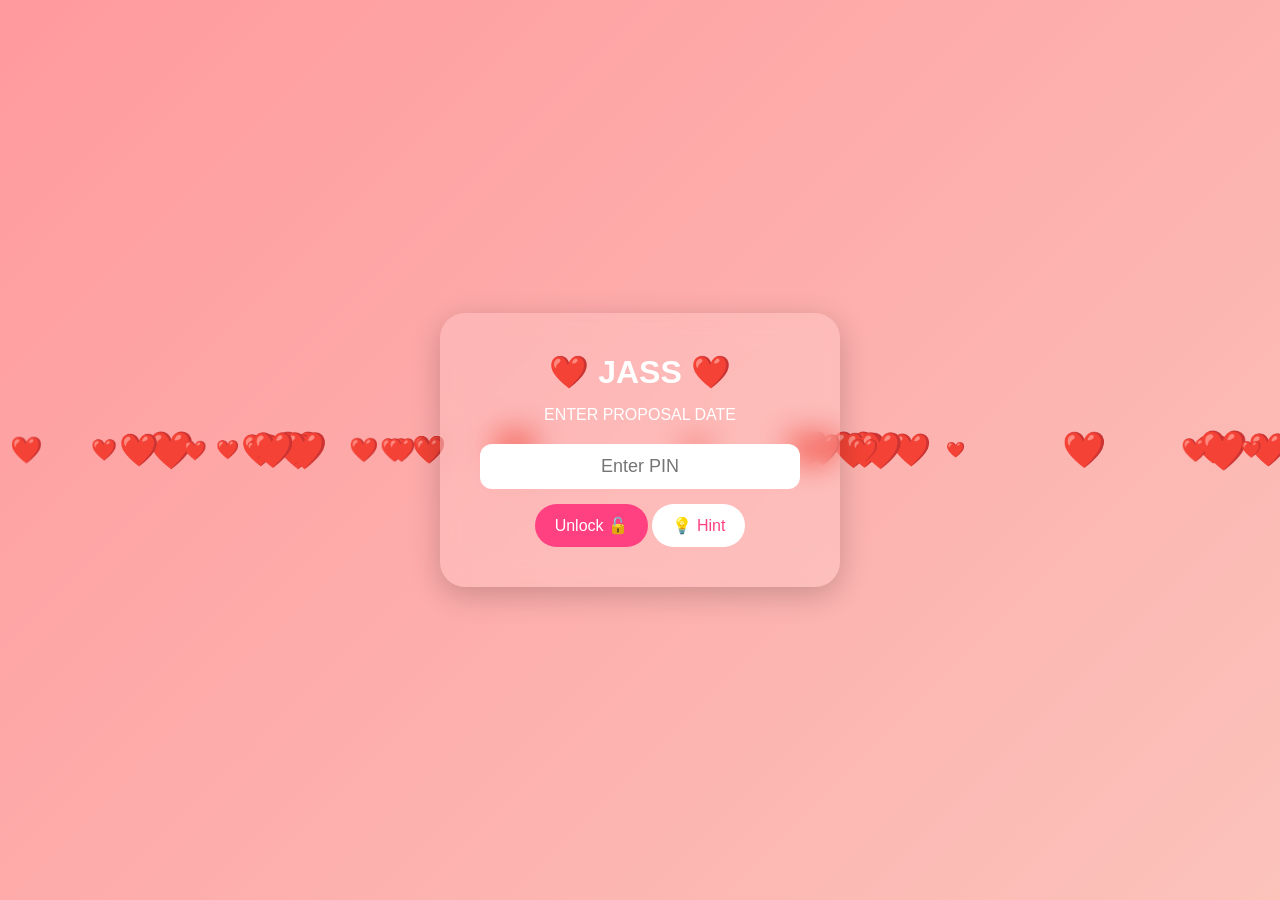
<file: index.html>
<!DOCTYPE html>
<html lang="en">

<head>
<meta charset="UTF-8">
<meta name="viewport" content="width=device-width, initial-scale=1.0">

<title>Birthday Surprise</title>

<link rel="stylesheet" href="style..css">

</head>

<body>
   

<div class="card">

<h1>❤️ JASS ❤️</h1>

<p>ENTER PROPOSAL DATE</p>

<input
type="password"
id="pinInput"
placeholder="Enter PIN">

<button
class="unlock"
onclick="checkPin()">
Unlock 🔓
</button>

<button
class="hint"
onclick="showHint()">
💡 Hint
</button>

<div id="hintText">
apni sab to special date in December ❤️ jis din eh sab start hoya se 💖🥹(4 numbers hi ne date hope thonu pta hoyu gi jis din tusi ,menu purpose kita se🥹💖)
</div>

</div>

<script src="script.js"></script>

</body>
</html>
</file>
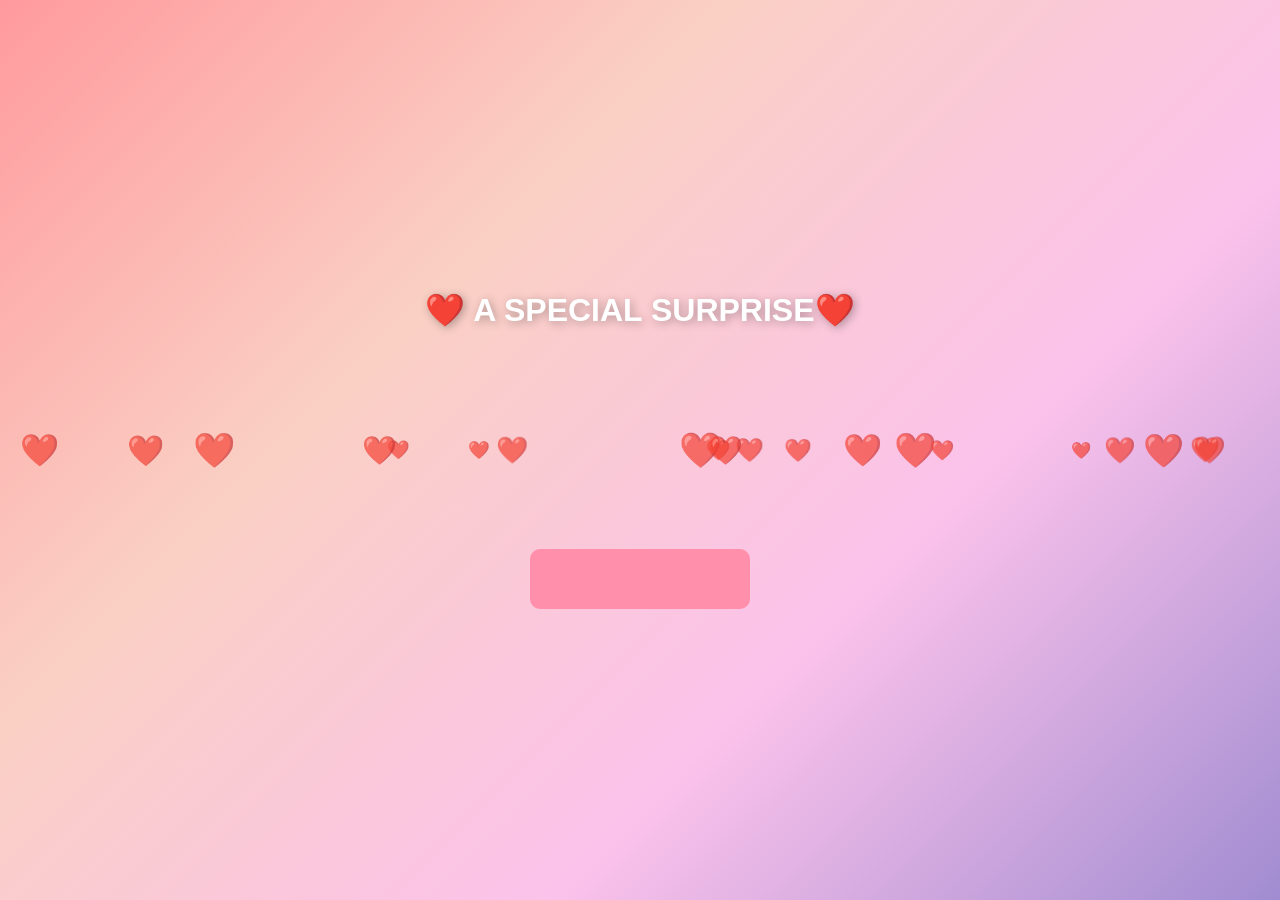
<file: cake.html>
<!DOCTYPE html>
<html lang="en">
<head>
<meta charset="UTF-8">
<meta name="viewport" content="width=device-width, initial-scale=1.0">
<title>ROMANTIC CAKE SURPRISE❤️</title>

<style>
*{
margin:0;
padding:0;
box-sizing:border-box;
font-family:'Poppins',sans-serif;
}

body{
height:100vh;
overflow:hidden;
display:flex;
justify-content:center;
align-items:center;
flex-direction:column;
background:linear-gradient(135deg,#ff9a9e,#fad0c4,#fbc2eb,#a18cd1);
position:relative;
}

/* Floating Hearts */
.heart{
position:absolute;
font-size:20px;
animation:float 8s linear infinite;
opacity:.7;
}

@keyframes float{
0%{
transform:translateY(100vh);
opacity:0;
}
100%{
transform:translateY(-120vh);
opacity:1;
}
}
#message{
display:none;
max-width:900px;
padding:25px;
margin-top:20px;
background:rgba(255,255,255,0.15);
backdrop-filter:blur(10px);
border-radius:20px;
color:white;
font-size:24px;
text-align:center;
line-height:1.8;
box-shadow:0 0 25px rgba(255,255,255,0.3);
animation:fade 2s ease;
}

#message p{
font-size:20px;
margin-top:15px;
}

#nextBtn{
margin-top:20px;
padding:12px 30px;
font-size:18px;
border:none;
border-radius:30px;
background:#ff4d6d;
color:white;
cursor:pointer;
}

h1{
color:white;
margin-bottom:20px;
text-shadow:2px 2px 10px rgba(0,0,0,.3);
}

/* Cake */
.cake{
position:relative;
width:250px;
height:260px;
}

/* Layers */
.layer{
position:absolute;
left:50%;
transform:translateX(-50%);
border-radius:10px;
opacity:0;
}

.layer1{
width:220px;
height:60px;
background:#ff8fab;
bottom:0;
}

.layer2{
width:180px;
height:55px;
background:#ffb3c6;
bottom:65px;
}

.layer3{
width:140px;
height:50px;
background:#ffc2d1;
bottom:125px;
}

/* Candle */
.candle{
position:absolute;
width:15px;
height:50px;
background:white;
left:50%;
transform:translateX(-50%);
bottom:180px;
display:none;
border-radius:5px;
}

.flame{
position:absolute;
width:18px;
height:25px;
background:gold;
border-radius:50% 50% 50% 50%;
top:-20px;
left:-2px;
box-shadow:0 0 20px gold;
animation:flicker .3s infinite alternate;
}

@keyframes flicker{
from{
transform:scale(1);
}
to{
transform:scale(1.1);
}
}

button{
padding:12px 25px;
margin-top:20px;
border:none;
border-radius:30px;
background:#ff4d6d;
color:white;
font-size:18px;
cursor:pointer;
display:none;
box-shadow:0 5px 15px rgba(0,0,0,.2);
}

button:hover{
transform:scale(1.05);
}

.message{
margin-top:20px;
font-size:30px;
color:white;
text-align:center;
display:none;
animation:fade 2s ease;
text-shadow:2px 2px 10px rgba(0,0,0,.3);
}

@keyframes fade{
from{
opacity:0;
transform:translateY(20px);
}
to{
opacity:1;
transform:translateY(0);
}
}
</style>
</head>
<body>

<audio id="music" autoplay loop>
    <source src="pasand.mpeg" type="audio/mpeg">
</audio>
<h1>❤️ A SPECIAL SURPRISE❤️</h1>

<div class="cake">

<div class="layer layer1"></div>
<div class="layer layer2"></div>
<div class="layer layer3"></div>

<div class="candle" id="candle">
<div class="flame" id="flame"></div>
</div>

</div>

<button id="blowBtn">🕯BLOW BUTTON </button>

<div id="message">
🎉 HAPPY BIRTHDAY SARPANCH SAAB 💖🎉

<p>
Another song for my lovely man 🥹💖<br><br>

Har ik song thonu dedicated aa mera valo jnnu 👀💖,
kyuki tuhi mere layi bohot special ho. Har vaar jadon
main thode bare sochdi aa, automatically smile aa jandi aa. 😘💕

Tusi sirf mera favourite person hi nahi,
infect meri happiness, meri peace te meri smile da reason vi ho. 🫶💖

Main eh chota jeha surprise sirf is karke banaya,
taaki thode face te ik cute ji smile aa sake. 🥹✨

Har ik song de vich meri feelings ne,
is karke please sare songs pura sunyo. 💝
Bohot mehnat lagi aa, par thonu khush karan layi
eh sab kujh worth aw. 💖

Thank you for being so caring, so sweet,
te hamesha mere naal khadn layi. 🥰

Miss you so much babbyyy👀💖<br>
Love you endlessly today, tomorrow and always. ❤️♾️

✨ You are my favourite notification,
my favourite smile,
and my favourite person. 😚🫂🪬🥹👀💖✨<br>
love youuuuuuu sooooo muchhhhhhh my mannnn 🥰🫀💋🐣♥️🖇️💗🔐
</p>

<button id="nextBtn" onclick="nextPage()" style="display:none;">
📸 MEMORIES 💖😘
</button>
</div>

<script>
function nextPage(){
    window.location.href="gallery.html";
}
const music = document.getElementById("music");

if (music) {

    music.addEventListener("loadedmetadata", () => {
        music.currentTime = 55; // start time
        music.play().catch(()=>{});
    });

    document.body.addEventListener("click", () => {
        music.currentTime = 55;
        music.play();
    }, { once: true });

}
/* Hearts */
for(let i=0;i<20;i++){
let heart=document.createElement("div");
heart.innerHTML="❤️";
heart.classList.add("heart");
heart.style.left=Math.random()*100+"%";
heart.style.animationDuration=(5+Math.random()*5)+"s";
heart.style.fontSize=(15+Math.random()*20)+"px";
document.body.appendChild(heart);
}

/* Cake Animation */

const layer1=document.querySelector(".layer1");
const layer2=document.querySelector(".layer2");
const layer3=document.querySelector(".layer3");

setTimeout(()=>{
layer1.style.opacity="1";
layer1.animate([
{transform:"translate(-50%,-300px)"},
{transform:"translate(-50%,0)"}
],{duration:1000,fill:"forwards"});
},500);

setTimeout(()=>{
layer2.style.opacity="1";
layer2.animate([
{transform:"translate(-50%,-300px)"},
{transform:"translate(-50%,0)"}
],{duration:1000,fill:"forwards"});
},1800);

setTimeout(()=>{
layer3.style.opacity="1";
layer3.animate([
{transform:"translate(-50%,-300px)"},
{transform:"translate(-50%,0)"}
],{duration:1000,fill:"forwards"});
},3100);

setTimeout(()=>{
document.getElementById("candle").style.display="block";
},4500);

setTimeout(()=>{
document.getElementById("blowBtn").style.display="block";
},5500);

/* Blow Candle */

document.getElementById("blowBtn").onclick=function(){

document.getElementById("flame").style.display="none";

setTimeout(()=>{
document.getElementById("message").style.display="block";
document.getElementById("nextBtn").style.display="inline-block";
},1000);

this.style.display="none";
}
</script>

</body>
</html>
</file>
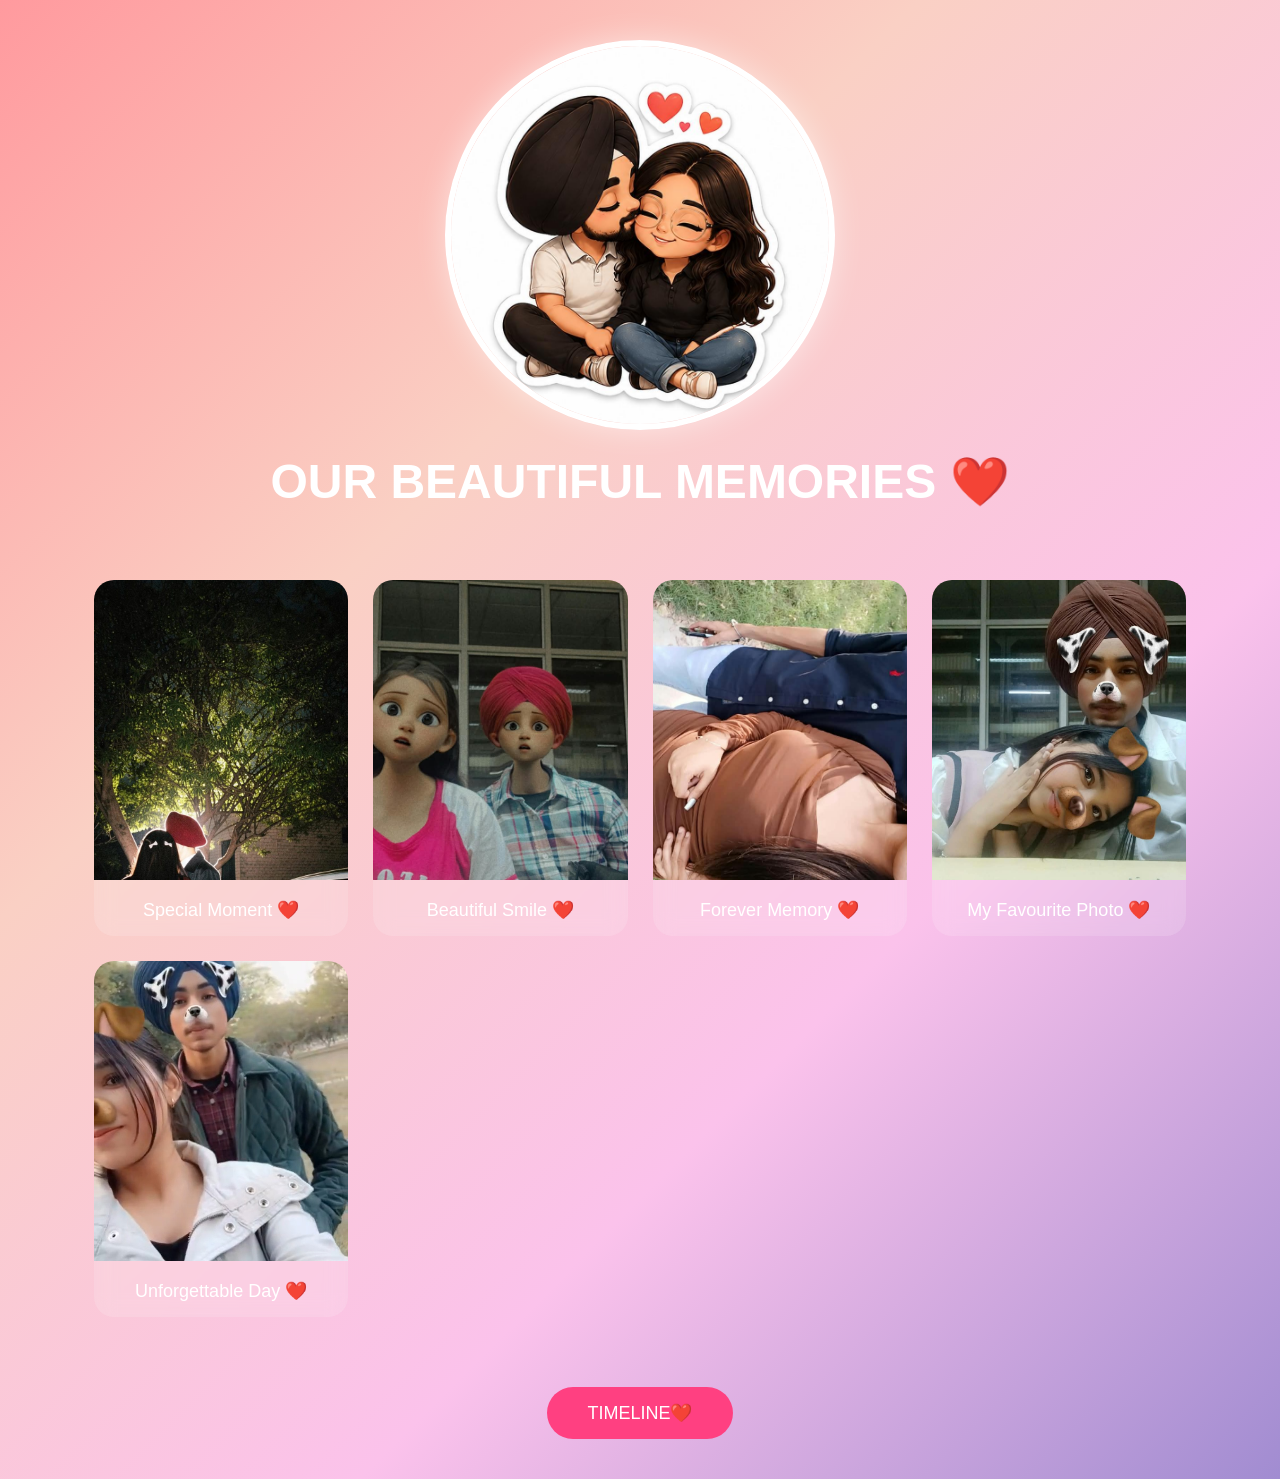
<file: gallery.html>
<!DOCTYPE html>
<html lang="en">

<head>

<meta charset="UTF-8">
<meta name="viewport" content="width=device-width, initial-scale=1.0">

<title>OUR MEMORIES ❤️</title>

<style>

*{
margin:0;
padding:0;
box-sizing:border-box;
font-family:Poppins,sans-serif;
}

body{

background:linear-gradient(
135deg,
#ff9a9e,
#fad0c4,
#fbc2eb,
#a18cd1
);

min-height:100vh;
overflow-x:hidden;

}

.header{

text-align:center;
padding:40px 20px;

}

.avatar{

width:390px;
height:390px;

border-radius:50%;

border:6px solid white;

object-fit:cover;

box-shadow:0 0 30px rgba(255,255,255,.5);

animation:float 3s infinite ease-in-out;

}

@keyframes float{

50%{
transform:translateY(-15px);
}

}

.header h1{

margin-top:20px;
color:white;
font-size:3rem;

}

.gallery{

width:90%;
max-width:1300px;

margin:auto;

display:grid;

grid-template-columns:
repeat(auto-fit,minmax(250px,1fr));

gap:25px;

padding:30px;

}

.card{

background:rgba(255,255,255,.15);

backdrop-filter:blur(10px);

border-radius:20px;

overflow:hidden;

cursor:pointer;

transition:.4s;

animation:fadeUp 1s;

}

.card:hover{

transform:translateY(-10px)
scale(1.03);

}

.card img{

width:100%;
height:300px;

object-fit:cover;

}

.card p{

padding:15px;

color:white;

font-size:18px;

text-align:center;

}

@keyframes fadeUp{

from{
opacity:0;
transform:translateY(50px);
}

to{
opacity:1;
transform:translateY(0);
}

}

.overlay{

position:fixed;

top:0;
left:0;

width:100%;
height:100%;

background:rgba(0,0,0,.9);

display:none;

justify-content:center;
align-items:center;

z-index:999;

}

.overlay img{

max-width:90%;
max-height:90%;

border-radius:20px;

}

.next{

display:block;

margin:40px auto;

padding:15px 40px;

border:none;

border-radius:40px;

background:#ff4081;

color:white;

font-size:18px;

cursor:pointer;

}

.heart{

position:fixed;

pointer-events:none;

animation:floatHeart linear infinite;

}

@keyframes floatHeart{

0%{
transform:translateY(100vh);
opacity:0;
}

20%{
opacity:1;
}

100%{
transform:translateY(-120vh);
opacity:0;
}

}

audio{

display:block;

margin:20px auto;

width:300px;

}

</style>

</head>

<body>

<div class="header">

<img
src="avtar2.jpeg"
class="avatar">

<h1>OUR BEAUTIFUL MEMORIES ❤️</h1>

<audio id="bgMusic" autoplay loop>
    <source src="tere te tere te.mpeg" type="audio/mpeg">
</audio>

</div>

<div class="gallery">

<div class="card">
<img
src="WhatsApp Image.jpeg"
onclick="openImage(this.src)">
<p>Special Moment ❤️</p>
</div>

<div class="card">
<img
src="WhatsApp Image 2026.jpeg"
onclick="openImage(this.src)">
<p> Beautiful Smile ❤️</p>
</div>

<div class="card">
<img
src="WhatsApp Image 2026-09-21 at 7.05.12 PM.jpeg"
onclick="openImage(this.src)">
<p> Forever Memory ❤️</p>
</div>

<div class="card">
<img
src="WhatsApp Image 2026-09-21 at 7.05.11 PM.jpeg"
onclick="openImage(this.src)">
<p>My Favourite Photo ❤️</p>
</div>

<div class="card">
<img
src="WhatsApp Image 2026-09-21 at 7.00.37 PM.jpeg"
onclick="openImage(this.src)">
<p> Unforgettable Day ❤️</p>
</div>

</div>

<button
class="next"
onclick="nextPage()">

TIMELINE❤️

</button>

<div
class="overlay"
id="overlay"
onclick="closeImage()">

<img
id="popupImage">

</div>

<script>
   const bgMusic = document.getElementById("bgMusic");

window.addEventListener("load", () => {
    bgMusic.currentTime = 10;
    bgMusic.play();
});
function openImage(src){

document.getElementById("overlay")
.style.display="flex";

document.getElementById("popupImage")
.src=src;

}

function closeImage(){

document.getElementById("overlay")
.style.display="none";

}

function nextPage(){

window.location.href=
"timeline.html";

}

for(let i=0;i<60;i++){

let heart=
document.createElement("div");

heart.className="heart";

heart.innerHTML="❤️";

heart.style.left=
Math.random()*100+"vw";

heart.style.fontSize=
(15+Math.random()*20)+"px";

heart.style.animationDuration=
(5+Math.random()*10)+"s";

document.body.appendChild(heart);

}

</script>

</body>
</html>
</file>
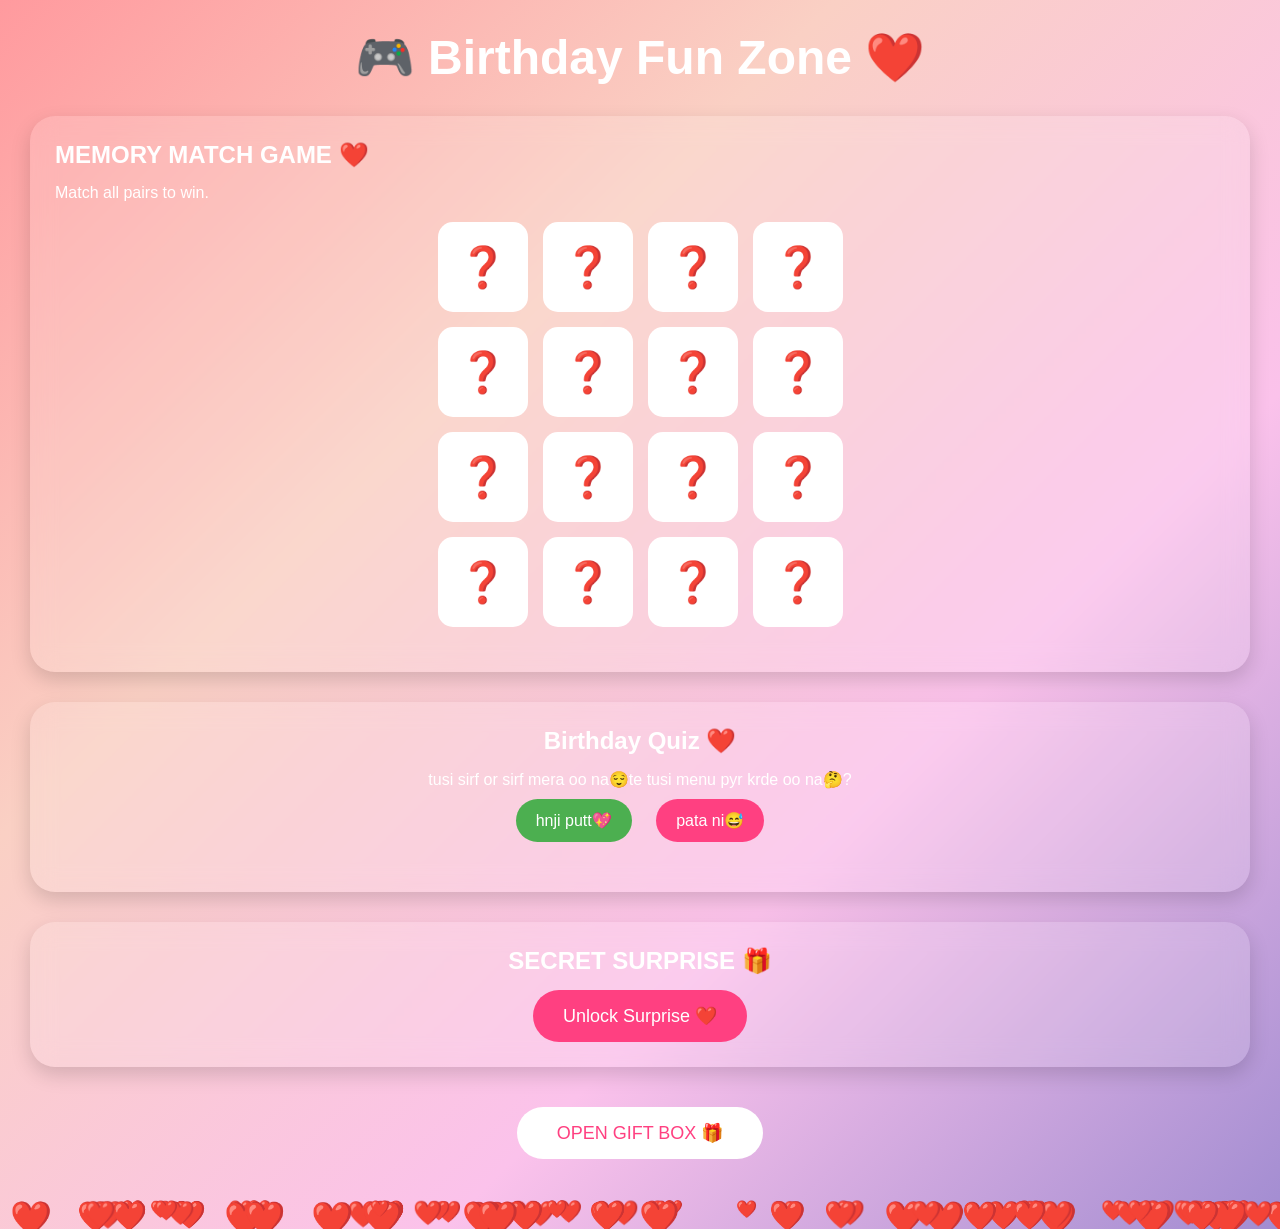
<file: games.html>
<!DOCTYPE html>
<html lang="en">
<head>
<meta charset="UTF-8">
<meta name="viewport" content="width=device-width, initial-scale=1.0">

<title>BIRTHDAY GAMES❤️</title>

<style>

*{
margin:0;
padding:0;
box-sizing:border-box;
font-family:'Poppins',sans-serif;
}

body{

background:linear-gradient(
135deg,
#ff9a9e,
#fad0c4,
#fbc2eb,
#a18cd1
);

min-height:100vh;

padding:30px;

overflow-x:hidden;

position:relative;
}

h1{

text-align:center;

color:white;

margin-bottom:30px;

font-size:3rem;
}

.section{

background:rgba(255,255,255,.15);

backdrop-filter:blur(12px);

padding:25px;

border-radius:25px;

margin-bottom:30px;

color:white;

box-shadow:0 8px 20px rgba(0,0,0,.15);
}

.section h2{

margin-bottom:15px;
}

.memory-game{

display:grid;

grid-template-columns:
repeat(4,90px);

gap:15px;

justify-content:center;

margin-top:20px;

}

.card{

width:90px;
height:90px;

background:white;

border-radius:15px;

display:flex;

justify-content:center;
align-items:center;

font-size:40px;

cursor:pointer;

user-select:none;

transition:.3s;
}

.card.flipped{

background:#ffe6f2;

}

.card.matched{

background:#90ee90;

pointer-events:none;

}

#status{

text-align:center;

margin-top:20px;

font-size:22px;

font-weight:bold;
}

.quiz{

text-align:center;
}

.quiz button{

padding:12px 20px;

border:none;

border-radius:25px;

cursor:pointer;

margin:10px;

font-size:16px;
}

.correct{

background:#4CAF50;
color:white;
}

.wrong{

background:#ff4081;
color:white;
}

#quizResult{

margin-top:15px;

font-size:20px;
font-weight:bold;
}

.surprise{

text-align:center;
}

.surprise button{

padding:15px 30px;

border:none;

border-radius:30px;

cursor:pointer;

background:#ff4081;

color:white;

font-size:18px;
}

#secret{

display:none;

margin-top:20px;

font-size:24px;

font-weight:bold;
}

.nextBtn{

display:block;

margin:40px auto;

padding:15px 40px;

border:none;

border-radius:40px;

background:white;

color:#ff4081;

font-size:18px;

cursor:pointer;

}

.heart{

position:fixed;

pointer-events:none;

animation:floatHeart linear infinite;

}

@keyframes floatHeart{

0%{
transform:translateY(100vh);
opacity:0;
}

20%{
opacity:1;
}

100%{
transform:translateY(-120vh);
opacity:0;
}

}

.petal{

position:fixed;

top:-50px;

font-size:28px;

pointer-events:none;

animation:petalFall linear forwards;

}
.video{
    height: 500px;
    width: 500px;
}

@keyframes petalFall{

100%{
transform:
translateY(120vh)
rotate(720deg);

opacity:0;
}

}

</style>
</head>

<body>
<audio id="bgMusic" autoplay loop>
    <source src="./mutiyarr.mpeg" type="audio/mpeg">
</audio>

<h1>🎮 Birthday Fun Zone ❤️</h1>

<div class="section">

<h2>MEMORY MATCH GAME ❤️</h2>

<p>Match all pairs to win.</p>

<div class="memory-game" id="game"></div>

<p id="status"></p>

</div>

<div class="section quiz">

<h2>Birthday Quiz ❤️</h2>

<p>tusi sirf or sirf mera oo na😌te tusi menu pyr krde oo na🤔?</p>

<button
class="correct"
onclick="correctAnswer()">

hnji putt💖

</button>

<button
class="wrong"
onclick="wrongAnswer()">

pata ni😅

</button>

<p id="quizResult"></p>

</div>

<div class="section surprise">

<h2>SECRET SURPRISE 🎁</h2>

<button onclick="showSecret()">

Unlock Surprise ❤️

</button>

<div id="secret">
    <video src="video.mp4" controls loop muted autoplay class="video"></video><br>

✨ MY KHADOOS PERSON ❤️,<br>

Happy Birthday SARPANCH SAAB 🎂💖<br>

Ajj da din mere lyi bohot special aa, kyuki ajj oh insaan duniya ch aaya si jo meri smile da reason ban gya. 🥹🫶<br>

Mainu pata aa main har vaar apni feelings words ch explain nahi kar sakdi, par ik gall hamesha sach rahegi — tuhi mere layi bohot important ho. Jadon vi mera din kharab hove, thode ik message ya ik choti ji gall vi mera mood better kar dindi aa. ❤️<br>

Thank you mere naal rehn lyi, menu samjhn lyi & smjhon lyi, te meri life da ena beautiful part bnan lyi. Tuhade naal gallan karna, hassna, ya sirf thoda naam dekhna vi mere face te smile le aunda aa. ✨<br>

Ajj thode birthday te meri sirf eh dua aa ki Rab thonu hamesha khush rakhe, Healthy rakhe te thode sare supne poore kare. Tusi life ch bohot successful hovo te har oh cheez hasil karo jo tusi deserve karde ho. 🧿🤞<br>

Te haan, jadon tuhi cute jiya harkata karde oo na, mera sara gussa ik minute ch hi udd janda aa. 🤭❤️ Odo tusi ena pyaare lagde ho ki bas main dekhdi hi reh jni aw.<br>

Main chahoni aa ki thodi life ch hamesha khushiyan hon, te jado vi tusi kise mushkil ch hovo, tuhanu hamesha yaad rahe ki koi aa jo dilon tuhadi parwah karda aa. 🫂💖<br>

Happy Birthday mere none, mere bndrr, mere favourite person. 🐒❤️

Enjoy your day, smile a lot, te hamesha khush raho. Tuhadi smile bohot precious aw, is karke ajj pura din hassde rehna. 🥹🌸<br>

Once again,<br>

Happy birthday jass ❤️🎂✨<br>

Lots of love and best wishes always. 💖🫂<br>


</div>

</div>

<button
class="nextBtn"
onclick="nextPage()">

OPEN GIFT BOX 🎁

</button>

<script>
    const bgMusic = document.getElementById("bgMusic");

window.addEventListener("load", () => {
    bgMusic.currentTime = 6;
    bgMusic.play();
});

/* MEMORY GAME */

const emojis = [

'❤️','❤️',
'🎂','🎂',
'🎁','🎁',
'🌹','🌹',
'🎈','🎈',
'✨','✨',
'🍫','🍫',
'💖','💖'

];

let firstCard = null;
let secondCard = null;
let lockBoard = false;
let matches = 0;

emojis.sort(() => Math.random() - 0.5);

const game =
document.getElementById("game");

emojis.forEach(emoji => {

const card =
document.createElement("div");

card.classList.add("card");

card.dataset.emoji = emoji;

card.innerHTML = "❓";

card.addEventListener(
"click",
flipCard
);

game.appendChild(card);

});

function flipCard(){

if(lockBoard) return;

if(this === firstCard) return;

this.innerHTML =
this.dataset.emoji;

this.classList.add("flipped");

if(!firstCard){

firstCard = this;
return;

}

secondCard = this;

checkMatch();

}

function checkMatch(){

if(
firstCard.dataset.emoji ===
secondCard.dataset.emoji
){

firstCard.classList.add("matched");
secondCard.classList.add("matched");

matches++;

resetBoard();

if(matches === 8){

document
.getElementById("status")
.innerHTML =
"🎉 Congratulations! You matched all cards ❤️";

}

}
else{

lockBoard = true;

setTimeout(()=>{

firstCard.innerHTML="❓";
secondCard.innerHTML="❓";

firstCard.classList.remove("flipped");
secondCard.classList.remove("flipped");

resetBoard();

},1000);

}

}

function resetBoard(){

[firstCard,
secondCard,
lockBoard] =
[null,null,false];

}

/* QUIZ */

function correctAnswer(){

document
.getElementById("quizResult")
.innerHTML =
"✅ menu pta hi se tuhi mainu bahut pyaar krde oo🥹 lovee uu buggee💖";

}

function wrongAnswer(){

document
.getElementById("quizResult")
.innerHTML =
"❌ lgda thpdd aa di kaami aa thonu pitoo ge mera hathoo pyrr ni krde tuhiii😠👊,dusri option choose kroo👀👊";

}

/* SURPRISE */

function showSecret(){

document
.getElementById("secret")
.style.display="block";

}

/* NEXT PAGE */

function nextPage(){

window.location.href=
"celebration.html";

}

/* HEARTS */

for(let i=0;i<70;i++){

let heart =
document.createElement("div");

heart.className="heart";

heart.innerHTML="❤️";

heart.style.left=
Math.random()*100+"vw";

heart.style.fontSize=
(15+Math.random()*20)+"px";

heart.style.animationDuration=
(5+Math.random()*10)+"s";

document.body.appendChild(heart);

}

/* ROSES */

setInterval(()=>{

let petal=
document.createElement("div");

petal.className="petal";

petal.innerHTML="🌹";

petal.style.left=
Math.random()*100+"vw";

petal.style.animationDuration=
(6+Math.random()*4)+"s";

document.body.appendChild(petal);

setTimeout(()=>{

petal.remove();

},10000);

},500);

</script>

</body>
</html>
</file>
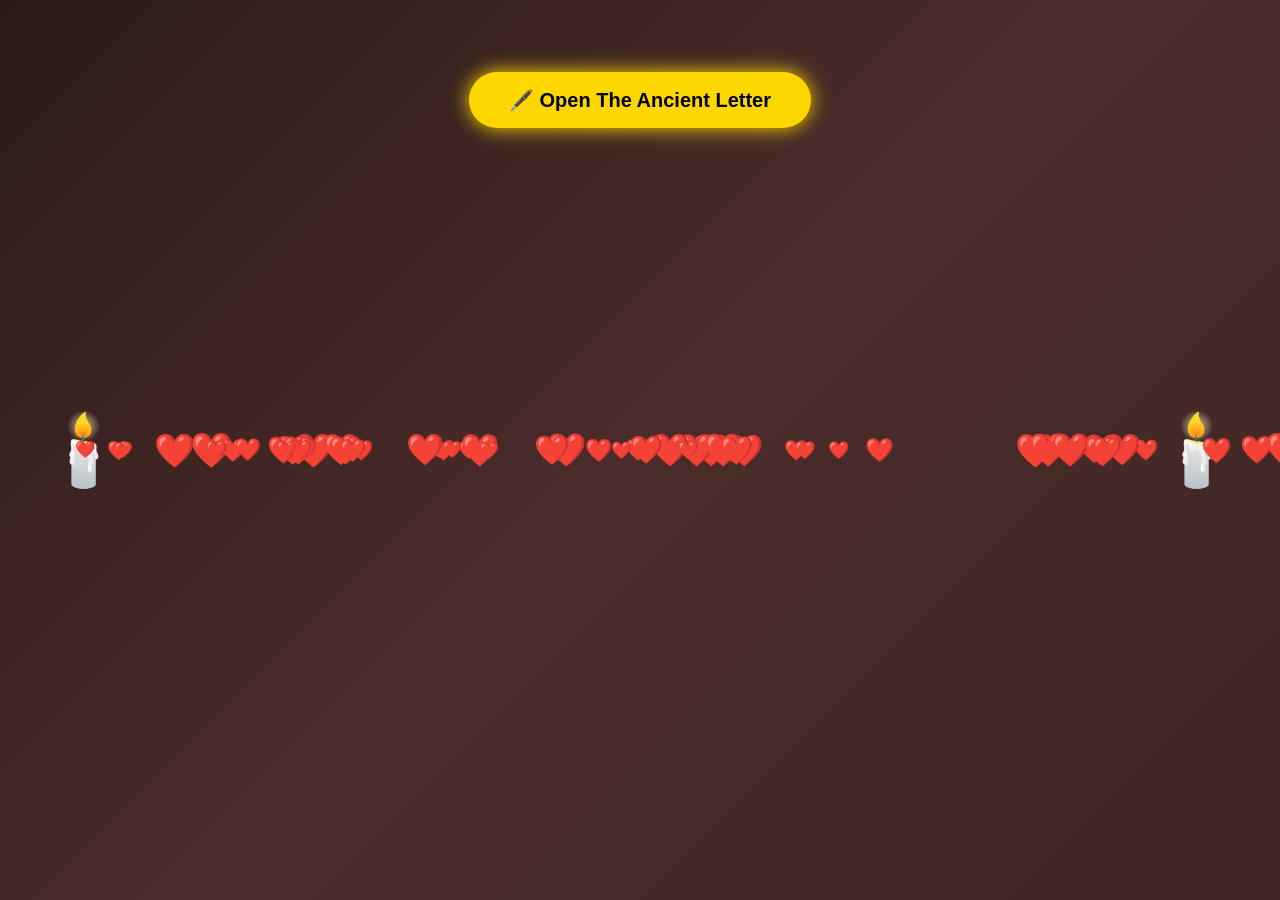
<file: letter.html>
<!DOCTYPE html>
<html lang="en">
<head>

<meta charset="UTF-8">
<meta name="viewport" content="width=device-width, initial-scale=1.0">

<title>Ancient Love Letter ❤️</title>

<link href="https://fonts.googleapis.com/css2?family=Cinzel:wght@500&family=Dancing+Script:wght@600&display=swap" rel="stylesheet">

<style>

*{
margin:0;
padding:0;
box-sizing:border-box;
}

body{

height:100vh;
overflow:hidden;

display:flex;
justify-content:center;
align-items:center;
flex-direction:column;

background:
linear-gradient(
135deg,
#2b1b17,
#4a2c2a,
#3d2623
);

position:relative;
}

#openBtn{

padding:16px 40px;

border:none;

border-radius:50px;

background:gold;

font-size:20px;

cursor:pointer;

font-weight:bold;

box-shadow:0 0 20px gold;

transition:.4s;

z-index:20;

}

#openBtn:hover{

transform:scale(1.1);

}

.scroll{

position:relative;

width:850px;
max-width:95%;

height:700px;

background:
linear-gradient(
to bottom,
#f7e7b4,
#f2d99c,
#eacb87
);

border-radius:10px;

padding:70px;

transform:scaleY(0);

transform-origin:top;

transition:2s;

overflow-y:auto;

box-shadow:
0 0 40px rgba(255,215,0,.3),
0 20px 50px rgba(0,0,0,.6);

border:10px solid #b8860b;

z-index:10;

}

.scroll::before{

content:"";

position:absolute;

top:0;
left:0;
right:0;
bottom:0;

background:
radial-gradient(circle at top left,
rgba(0,0,0,.12),
transparent 30%),

radial-gradient(circle at bottom right,
rgba(0,0,0,.12),
transparent 30%);

pointer-events:none;

}

.scroll.open{
transform:scaleY(1);
animation:unroll 2s ease forwards;
}

@keyframes unroll{

0%{
transform:scaleY(0) rotateX(90deg);
opacity:0;
}

100%{
transform:scaleY(1) rotateX(0deg);
opacity:1;
}

}

.scroll h1{

font-family:'Cinzel',serif;

text-align:center;

font-size:45px;

color:#5a3416;

margin-bottom:30px;

}

.message{

font-family:'Dancing Script','Times New Roman';

font-size:32px;

line-height:1.2;

color:#4b2e1e;

white-space:pre-wrap;

text-align:left;

}

@media(max-width:768px){

.message{
font-size:30px;
}

}

.message::after{
content:"|";
animation:blink .8s infinite;
}
.message.finished::after{
display:none;
}

@keyframes blink{
50%{
opacity:0;
}
}

.photo{

display:block;

width:250px;

margin:30px auto;

border-radius:15px;

box-shadow:0 10px 25px rgba(0,0,0,.3);

}

.nextBtn{

display:none;

margin-top:20px;

padding:15px 40px;

border:none;

border-radius:40px;

background:white;

color:#b8860b;

font-size:18px;

cursor:pointer;

z-index:20;

}

.candle{

position:absolute;

font-size:70px;

top:50%;

transform:translateY(-50%);

animation:flicker 1s infinite;

}

.left{
left:40px;
}

.right{
right:40px;
}

@keyframes flicker{

50%{
transform:
translateY(-50%)
scale(1.08);
}

}

.heart{

position:absolute;

pointer-events:none;

animation:heartFloat linear infinite;

}

@keyframes heartFloat{

0%{
transform:translateY(100vh);
opacity:0;
}

20%{
opacity:1;
}

100%{
transform:translateY(-120vh);
opacity:0;
}

}

.petal{

position:absolute;

top:-50px;

font-size:30px;

pointer-events:none;

animation:petalFall linear forwards;

}

@keyframes petalFall{

0%{

transform:
translateY(0)
rotate(0deg);

}

100%{

transform:
translateY(120vh)
rotate(720deg);

opacity:0;

}

}

</style>

</head>

<body>

<div class="candle left">🕯️</div>
<div class="candle right">🕯️</div>

<button id="openBtn">
🖋️ Open The Ancient Letter
</button>

<div class="scroll" id="scroll">

<h1>
FOR SAINI SAAB ❤️
</h1>

<img
src="./avtar1.jpeg"
class="photo"
alt="Memory">
<h3>scroll down jnnuu😚✨ something for u merE None baachee💗🪬</h3>
<h4>my pure feeling for you just read it out...pta bhot likhya hoya pr eh choti ji summary aa💗🥰feelings ta bhot ne eh ta just try aa thonu smile te speacial feel kron da jnnuu😚🌸🫂🧿</h4>

<audio id="bgMusic" autoplay loop>
    <source src="./rabb wangu.mpeg" type="audio/mpeg">
</audio>


<div
class="message"
id="message">
</div>



<button
class="nextBtn"
id="nextBtn"
onclick="nextPage()">

games ❤️

</button>
<script>

const letterText = `
MY DEAREST SAINI JI ❤️
happy birthday jnnu ,god bless you sohne ,
tuhi mera lyi bhot important oo eh dsn di lod ta ni menu tusi sab jnde oo💖 , tuhi oo insaan ho jinu me kde khoona ni chodi🥹,thoda mera nl hona bhot speacial aa mera lyi😌, jdo tusi khena oo v me hga tera nal ik alg ja sukoon mil jnda dill nu👀, eh dil bs thode nl rehna chona🌸, thoda mera nl hona bhot khass eh mera lyi🧿🌸ha mndi aa tusi thode je khadoos oo 🙄pr jdo mera nl hunde oo ta ik alg ji khushi hundi aa v hm thode jina pyaar mainu koi ni kar skda 👀 jad tusi mera kol hune oo tn lgda tuhi sirf mera oo🫣thonu pta jad appa pheli vr mile c oh ta moment hi bhot speacial c mera lyi✨💕 jad tusi mere comfort da ena tyan rkhde c 🫠te jdo appa dova ikathe betha se vry first tym oh feeling bhot vadia c ohde lyi ta words hi ni hun v 🫠🫶jad yaad krdi aa ta eni khushi hundi aa v khushi de hanju aa jnde ne🥹, ik duje vl dekhna te ik duje nu dekh k hasna oh moments schi me bhul ni se skdi👀🌸 te thode dost aa da menu parjai kehna oh ta sab to jayda vadia lgda menu🤭kyuki odo lgda bs tuhi mere oo koi ni kho sakda thonu mera to 🔐💕te tusi odo jatode v se but hun chnge ho ge oh jama ni vadia lgda🙄but eni tasli aa v tusi mera ho te hmesha rhoge🫂❤️ bs eh choni aa tusi apdi life ch bhot successful hovo 🧿🤞te thonu success hunde dekha me 🫠

tusi hamesha khush rho te mera nl rho 🥹kyuki thonu khon vare ta me soch v ni skdi menu hmesha mera jass mera nl chaida🤌🫂bs menu pyr kre mera nl rhi 🤞i know thode lyi vi ehe galla ohniya hi importance rkhdiya jiniya ki mere lyi 🙄 jdo me apde future di gl krdi aa but je sch dsa ta kyi vr schi tusi menu papa vrge lgde oo kyi vr eva diya gallan krde ho jo schi mera dill jit lendi aa  ne 🙃👀te haa me bhot jealous type means not jealous but bahutt overpossesive aw 😒i know my man 🤭ki ohnu mera ehna khof tn haiga ki he knows vry well ki agr koi glti hoyi mardu thonu bki oh ap hi seyana aw ☠️😏 kyuki me ni thonu kisa nl share kr skde tuhi mainu pure de pure mere chahide oo if tuhi 1% vi kise another bare sochde tk oo tn mainu nhi chahide tuhi bcz uh rr mie heartbeat jo sirff meri rehni chahidi aw 😌❤️me schi apni puri life thode nl hi bitona choni aa🤞🫂 hmesha thoda rehna choni aa pr ha tusi v shi kehne ho v kehna sokha hunda🥀 pr kdo ki hona pta ni hunda pr schi me eh choni aa hmesha je kde eva da din aaya ta please mera ik thpd mryo te bs ik vr keh deyo v me tera tu meri eva deya gallan na kr schi me smjh ju🥺🫂 kyuki me gussa ch kuch v keh dini aa pr tusi oh ho jida bina me ik min ni reh skdi🥺✨ thode bina life ta bhot dur di gl aa bs ik wish🤞🧿 aa ki appa hmesha ikathe rhe te ik duje nu tag krde rheya.🧿💋🖇️🌸💕🫂🧿

i love u sooo much mere vigde hoya baachee 🐒🧿🔐🖇️✨te jo tusi drame krde ho mera age schi mera sara gussa min ch utr jnda last time yaad aa tusi jo drme kr rhe se schi odo v gussa utr geya se thonu dekh k 😅odo ta bs tusi mere lgde ho fr ta lgda thoda jina koi pyr ni kr skda👀 kyuki me hmesha kehni aa thonu v mera agge baacha bn k reha kro😌kyuki i want jad tusi mera kol hovo ta stress free hovo 🫂bs mere hovo te jdo tusi cute je natak krde ho schiiiii bhottt pokkieee lgde ho🪬💖te jee krda jor di galvakdi pla thonu te ik kissi krda 😘 menu mera jass hmesha mera nal chahida 🥹🪬👀😚

i seriously need you with me🥹🫴 as mere dad vngu jo hmesha mera nl hunde ne🫶🫠 bs menu sun leya kro te thoda pyr nll treat krea krooooo 😮‍💨,but tusi jive v ho best oo🔐😚 mere lyi mera jass best aa koi ki sochda,i don't care, bs mera nl tusi rho hor koi ni chaida menu jnnuu😚✨🖇️🌸🫂🧿

Happy Birthday mere bndrr🐒🔐👀🫂🧿🖇️❤️

Forever wishing the best for you mere sohne kakee,thx for being speacial part of my life kyuki tusi jad v mera nl hunda oo har ik moment best hunda mera nle te me oh moments kde ni bula skde....🥹💖🤞🪬
`;

let index = 0;

document
.getElementById("openBtn")
.onclick = function(){

document.getElementById("bgMusic").play();

document
.getElementById("scroll")
.classList.add("open");
this.style.display="none";

setTimeout(typeWriter,1500);

startPetals();

};

function typeWriter(){

if(index < letterText.length){

document.getElementById("message").innerHTML +=
letterText.charAt(index);

index++;

setTimeout(typeWriter,25);

}
else{

document.querySelector(".message")
.classList.add("finished");

document.getElementById("nextBtn")
.style.display="block";

}

}

function nextPage(){

window.location.href=
"games.html";

}

for(let i=0;i<60;i++){

let heart=
document.createElement("div");

heart.className="heart";

heart.innerHTML="❤️";

heart.style.left=
Math.random()*100+"vw";

heart.style.fontSize=
(15+Math.random()*20)+"px";

heart.style.animationDuration=
(6+Math.random()*10)+"s";

document.body.appendChild(heart);

}

function startPetals(){

setInterval(()=>{

let petal=
document.createElement("div");

petal.className="petal";

petal.innerHTML="🌹";

petal.style.left=
Math.random()*100+"vw";

petal.style.animationDuration=
(6+Math.random()*4)+"s";

document.body.appendChild(petal);

setTimeout(()=>{

petal.remove();

},10000);

},300);

}

</script>

</body>
</html>
</file>
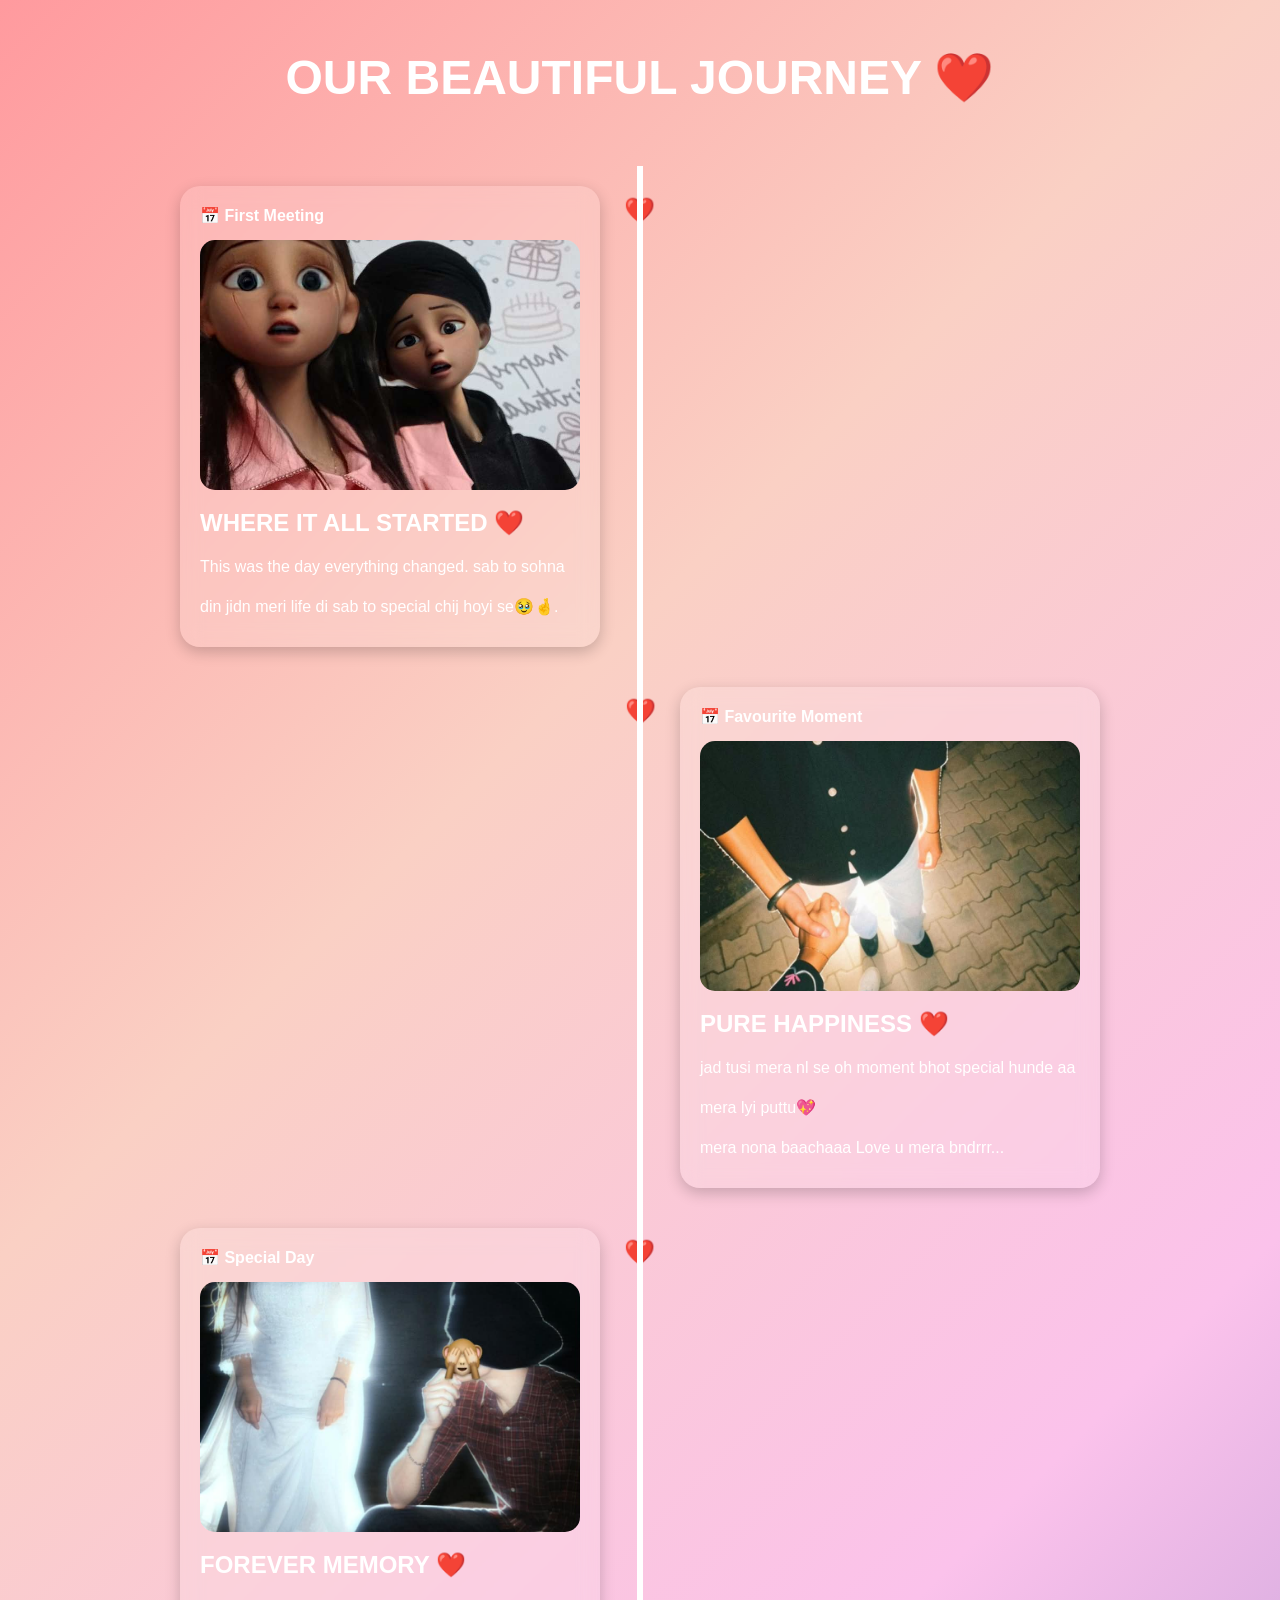
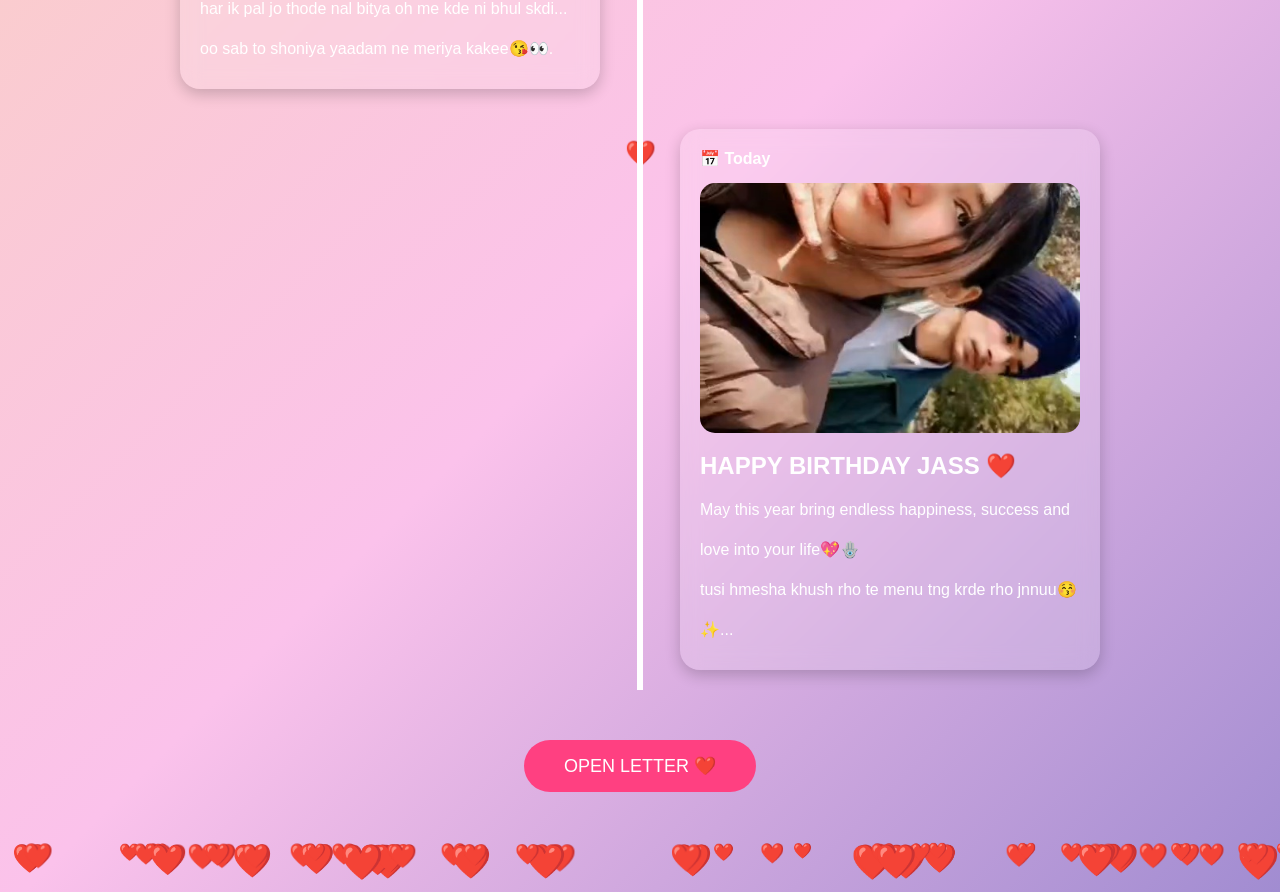
<file: timeline.html>
<!DOCTYPE html>
<html lang="en">

<head>

<meta charset="UTF-8">
<meta name="viewport" content="width=device-width, initial-scale=1.0">

<title>OUR JOURNEY ❤️</title>

<style>

*{
    margin:0;
    padding:0;
    box-sizing:border-box;
    font-family:Poppins,sans-serif;
}

body{
    background:linear-gradient(
        135deg,
        #ff9a9e,
        #fad0c4,
        #fbc2eb,
        #a18cd1
    );

    min-height:100vh;
    overflow-x:hidden;
    padding:50px 20px;
}

h1{
    text-align:center;
    color:white;
    font-size:3rem;
    margin-bottom:60px;
}

.timeline{
    position:relative;
    max-width:1000px;
    margin:auto;
}

.timeline::after{
    content:"";
    position:absolute;
    width:6px;
    background:white;
    top:0;
    bottom:0;
    left:50%;
    margin-left:-3px;
}

.memory{
    position:relative;
    width:50%;
    padding:20px 40px;
}

.memory.left{
    left:0;
}

.memory.right{
    left:50%;
}

.content{
    background:rgba(255,255,255,.15);
    backdrop-filter:blur(10px);
    padding:20px;
    border-radius:20px;
    box-shadow:0 5px 15px rgba(0,0,0,.2);
    animation:fadeUp 1s;
}

.content img{
    width:100%;
    height:250px;
    object-fit:cover;
    border-radius:15px;
    margin-bottom:15px;
    cursor:pointer;
    transition:0.3s;
}

.content img:hover{
    transform:scale(1.03);
}

.content h2{
    color:white;
    margin-bottom:10px;
}

.content p{
    color:white;
    line-height:2.5;
}

.date{
    color:white;
    font-weight:bold;
    margin-bottom:15px;
}

.memory::after{
    content:"❤️";
    position:absolute;
    top:30px;
    right:-15px;
    font-size:25px;
}

.memory.right::after{
    left:-15px;
}

@keyframes fadeUp{

    from{
        opacity:0;
        transform:translateY(50px);
    }

    to{
        opacity:1;
        transform:translateY(0);
    }

}

.next{
    display:block;
    margin:50px auto;
    padding:15px 40px;
    border:none;
    border-radius:40px;
    background:#ff4081;
    color:white;
    font-size:18px;
    cursor:pointer;
}

.heart{
    position:fixed;
    pointer-events:none;
    animation:floatHeart linear infinite;
}

@keyframes floatHeart{

    0%{
        transform:translateY(100vh);
        opacity:0;
    }

    20%{
        opacity:1;
    }

    100%{
        transform:translateY(-120vh);
        opacity:0;
    }

}

/* Image Popup */

.popup{
    display:none;
    position:fixed;
    z-index:9999;
    left:0;
    top:0;
    width:100%;
    height:100%;
    background:rgba(0,0,0,0.9);
    justify-content:center;
    align-items:center;
}

.popup-img{
    max-width:90%;
    max-height:90%;
    border-radius:15px;
}

.close{
    position:absolute;
    top:20px;
    right:35px;
    color:white;
    font-size:40px;
    cursor:pointer;
}

/* Mobile */

@media(max-width:768px){

    h1{
        font-size:2rem;
    }

    .timeline::after{
        left:20px;
    }

    .memory{
        width:100%;
        padding-left:60px;
        padding-right:20px;
    }

    .memory.right{
        left:0;
    }

    .memory::after{
        left:5px;
    }

}

</style>

</head>

<body>

<!-- Image Popup -->

<div id="imagePopup" class="popup">

    <span class="close">&times;</span>

    <img class="popup-img" id="popupImg">

</div>


<h1>OUR BEAUTIFUL JOURNEY ❤️</h1>


<div class="timeline">


<!-- FIRST MEMORY -->

<div class="memory left">

    <div class="content">

        <div class="date">
            📅 First Meeting
        </div>

        <img src="PHOTO.jpeg" alt="First Meeting">

        <h2>WHERE IT ALL STARTED ❤️</h2>

        <p>
            This was the day everything changed.
            sab to sohna din jidn meri life di sab to special chij hoyi se🥹🤞.
        </p>

    </div>

</div>


<!-- SECOND MEMORY -->

<div class="memory right">

    <div class="content">

        <div class="date">
            📅 Favourite Moment
        </div>

        <img src="WhatsApp Image 2026-09-21 at 1.33.10 AM.jpeg" 
             alt="Favourite Moment">

        <h2>PURE HAPPINESS ❤️</h2>

        <p>
            jad tusi mera nl se oh moment bhot special hunde aa mera lyi puttu💖
            <br>
            mera nona baachaaa Love u mera bndrrr...
        </p>

    </div>

</div>


<!-- THIRD MEMORY -->

<div class="memory left">

    <div class="content">

        <div class="date">
            📅 Special Day
        </div>

        <!-- FIXED IMAGE ERROR HERE -->

        <img src="WhatsApp Image 2026-09-21 at 1.33.31 AM.jpeg"
             alt="Special Day">

        <h2>FOREVER MEMORY ❤️</h2>

        <p>
            har ik pal jo thode nal bitya oh me kde ni bhul skdi...
            <br>
            oo sab to shoniya yaadam ne meriya kakee😘👀.
        </p>

    </div>

</div>


<!-- FOURTH MEMORY -->

<div class="memory right">

    <div class="content">

        <div class="date">
            📅 Today
        </div>

        <img src="WhatsApp Image 2026-09-21 at 7.00.36 PM.jpeg" 
             alt="Birthday">

        <h2>HAPPY BIRTHDAY JASS ❤️</h2>

        <p>
            May this year bring endless happiness,
            success and love into your life💖🪬
            <br>
            tusi hmesha khush rho te menu tng krde rho jnnuu😚✨...
        </p>

    </div>

</div>


</div>


<!-- OPEN LETTER BUTTON -->

<button class="next" onclick="nextPage()">
    OPEN LETTER ❤️
</button>


<!-- BACKGROUND MUSIC -->

<audio id="bgMusic" loop>
    <source src="./pyar bolda.mpeg" type="audio/mpeg">
</audio>


<script>

/* Background Music */

const bgMusic = document.getElementById("bgMusic");

bgMusic.addEventListener("loadedmetadata", () => {

    bgMusic.currentTime = 110;

});


document.addEventListener("click", () => {

    bgMusic.play().catch(() => {});

}, { once:true });


/* Open Letter */

function nextPage(){

    window.location.href = "letter.html";

}


/* Floating Hearts */

for(let i = 0; i < 60; i++){

    let heart = document.createElement("div");

    heart.className = "heart";

    heart.innerHTML = "❤️";

    heart.style.left =
        Math.random() * 100 + "vw";

    heart.style.fontSize =
        (15 + Math.random() * 20) + "px";

    heart.style.animationDuration =
        (5 + Math.random() * 10) + "s";

    document.body.appendChild(heart);

}


/* Image Popup */

const images =
    document.querySelectorAll(".content img");

const popup =
    document.getElementById("imagePopup");

const popupImg =
    document.getElementById("popupImg");

const closeBtn =
    document.querySelector(".close");


images.forEach(img => {

    img.addEventListener("click", () => {

        popup.style.display = "flex";

        popupImg.src = img.src;

    });

});


closeBtn.addEventListener("click", () => {

    popup.style.display = "none";

});


popup.addEventListener("click", (e) => {

    if(e.target === popup){

        popup.style.display = "none";

    }

});

</script>

</body>

</html>
</file>
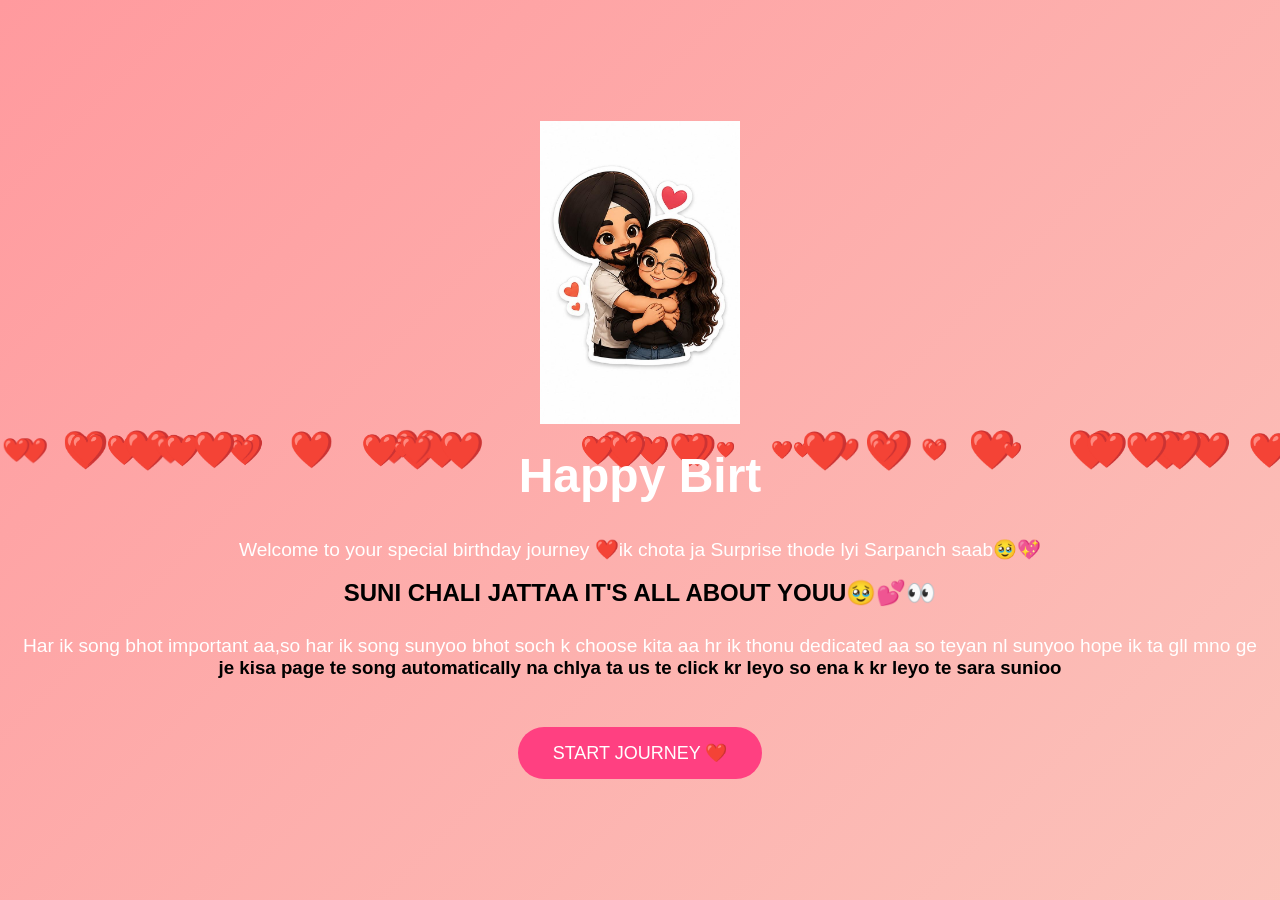
<file: welcome.html>
<!DOCTYPE html>
<html lang="en">
<head>

<meta charset="UTF-8">
<meta name="viewport" content="width=device-width, initial-scale=1.0">

<title>WELCOME JASS SAINI ❤️</title>

<style>

*{
margin:0;
padding:0;
box-sizing:border-box;
font-family:Poppins,sans-serif;
}

body{

height:100vh;
overflow:hidden;

display:flex;
justify-content:center;
align-items:center;

background:linear-gradient(
135deg,
#ff9a9e,
#fad0c4,
#fbc2eb,
#a18cd1
);

background-size:400% 400%;
animation:bg 12s infinite alternate;
}

@keyframes bg{

0%{background-position:left;}
100%{background-position:right;}

}

.container{

text-align:center;
z-index:5;

padding:20px;

}

.avatar{

width:220px;
height:220px;

border-radius:50%;

border:6px solid white;

object-fit:cover;

box-shadow:0 0 40px rgba(255,255,255,.5);

animation:float 3s infinite ease-in-out;

}

@keyframes float{

50%{
transform:translateY(-15px);
}

}

h1{

margin-top:20px;

color:white;

font-size:3rem;

min-height:80px;

}

p{

color:white;

font-size:1.2rem;

margin-top:10px;

}

button{

margin-top:30px;

padding:15px 35px;

border:none;

border-radius:40px;

font-size:18px;

cursor:pointer;

background:#ff4081;

color:white;

transition:.3s;

}

button:hover{

transform:scale(1.1);

}

.heart{

position:absolute;

animation:floatHeart linear infinite;

pointer-events:none;

}

@keyframes floatHeart{

0%{

transform:translateY(100vh);

opacity:0;

}

20%{

opacity:1;

}

100%{

transform:translateY(-120vh);

opacity:0;

}

}

audio{

margin-top:25px;

width:300px;

}
.sticker{
    position:center;
    width:200px;
    z-index:1000;
    animation:floatSticker 4s ease-in-out infinite;
}

.s1{
    top:100px;
    left: 400px;
}

.s2{
    bottom:20px;
    right:20px;
}

@keyframes floatSticker{
    0%,100%{transform:translateY(0);}
    50%{transform:translateY(-20px);}
}
</style>

</head>

<body>

<div class="container">

<img src="avtar1.jpeg" class="sticker s1">

<h1 id="typing"></h1>

<p>
Welcome to your special birthday journey ❤️ik chota ja Surprise thode lyi Sarpanch saab🥹💖
</p><br>
<h2>SUNI CHALI JATTAA IT'S ALL ABOUT YOUU🥹💕👀 </h2><br>
<p>Har ik song bhot important aa,so har ik song sunyoo bhot soch k choose kita aa hr ik thonu dedicated aa so teyan nl sunyoo hope ik ta gll mno ge </p>
<h3>je kisa page te song automatically na chlya ta us te click kr leyo so ena k kr leyo te sara sunioo</h3>
<audio id="bgMusic" autoplay loop>
    <source src="./shona yaar.mpeg" type="audio/mpeg">
</audio>

<br>

<button onclick="nextPage()">

START JOURNEY ❤️

</button>

</div>

<script>
   const bgMusic = document.getElementById("bgMusic");

bgMusic.addEventListener("loadedmetadata", () => {
    bgMusic.currentTime = 13;
    bgMusic.play().catch(()=>{});
});

window.addEventListener("click", () => {
    bgMusic.currentTime = 13;
    bgMusic.play();
}, { once: true });

const text =
"Happy Birthday Jass Ji ❤️";

let i = 0;

function typeWriter(){

if(i < text.length){

document.getElementById("typing")
.innerHTML += text.charAt(i);

i++;

setTimeout(typeWriter,100);

}

}

typeWriter();

function nextPage(){

window.location.href =
"cake.html";

}

for(let i=0;i<50;i++){

let heart =
document.createElement("div");

heart.className="heart";

heart.innerHTML="❤️";

heart.style.left =
Math.random()*100+"vw";

heart.style.fontSize =
(15+Math.random()*25)+"px";

heart.style.animationDuration =
(5+Math.random()*10)+"s";

document.body.appendChild(heart);

}

</script>

</body>
</html>
</file>
<file: style..css>
*{
margin:0;
padding:0;
box-sizing:border-box;
font-family:'Poppins',sans-serif;
}

body{
height:100vh;
overflow:hidden;
display:flex;
justify-content:center;
align-items:center;

background:linear-gradient(
135deg,
#ff9a9e,
#fad0c4,
#fbc2eb,
#a18cd1
);

background-size:400% 400%;
animation:bgMove 10s infinite alternate;
}

@keyframes bgMove{
0%{background-position:left;}
100%{background-position:right;}
}

.card{
width:90%;
max-width:400px;

padding:40px;

border-radius:25px;

text-align:center;

background:rgba(255,255,255,0.15);

backdrop-filter:blur(15px);

box-shadow:0 8px 30px rgba(0,0,0,.2);

z-index:2;
}

.card h1{
color:white;
margin-bottom:15px;
}

.card p{
color:white;
margin-bottom:20px;
}

input{
width:100%;
padding:12px;
border:none;
border-radius:12px;
font-size:18px;
text-align:center;
}

button{
margin-top:15px;
padding:12px 20px;
border:none;
border-radius:30px;
cursor:pointer;
font-size:16px;
}

.unlock{
background:#ff4081;
color:white;
}

.hint{
background:white;
color:#ff4081;
}

#hintText{
display:none;
margin-top:15px;
background:white;
padding:10px;
border-radius:12px;
color:#ff4081;
font-weight:bold;
}

.heart{
position:absolute;
animation:floatUp linear infinite;
}

@keyframes floatUp{

0%{
transform:translateY(100vh);
opacity:0;
}

20%{
opacity:1;
}

100%{
transform:translateY(-120vh);
opacity:0;
}
}
</file>
